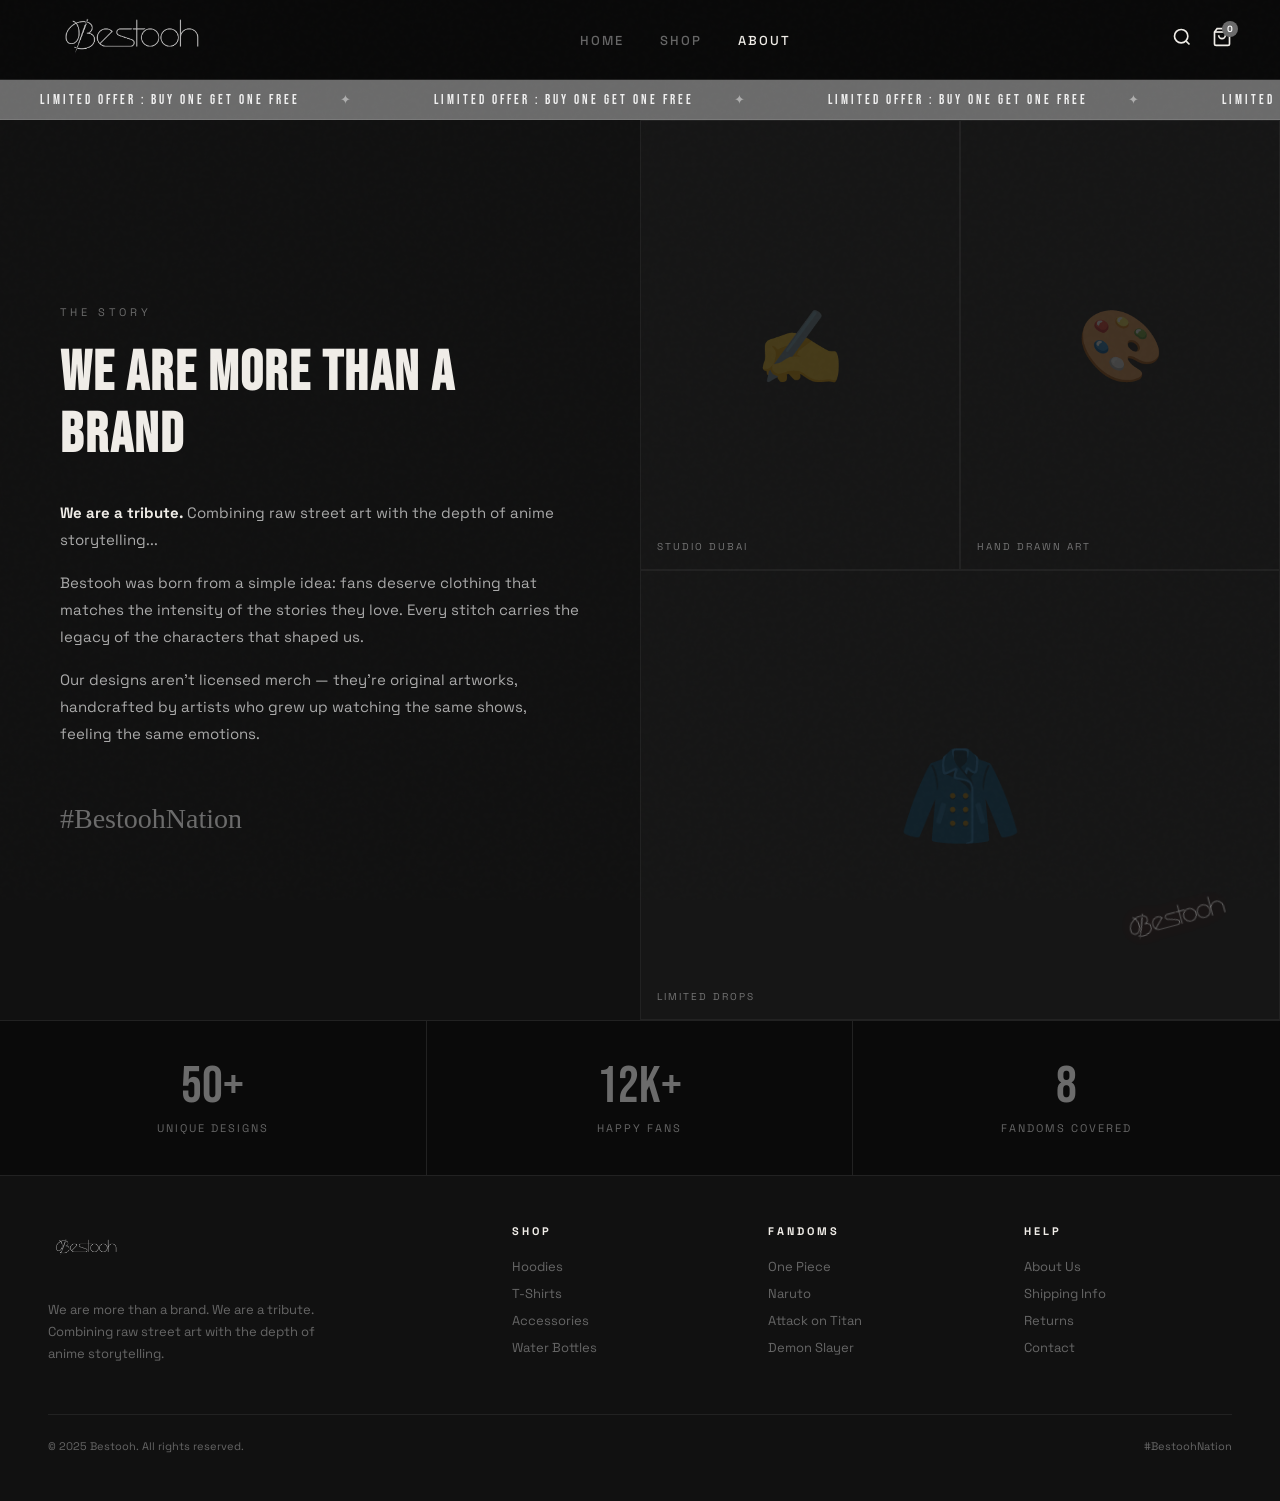
<file: about.html>
<!DOCTYPE html>
<html lang="en">

<head>
    <meta charset="UTF-8">
    <meta name="viewport" content="width=device-width, initial-scale=1.0">
    <title>About Us — Bestooh</title>
    <link
        href="https://fonts.googleapis.com/css2?family=Bebas+Neue&family=Permanent+Marker&family=Space+Grotesk:wght@300;400;500;600;700&display=swap"
        rel="stylesheet">
    <link rel="stylesheet" href="style.css">
</head>

<body>

    <!-- NAVBAR -->
    <nav>
        <div class="nav-logo" onclick="showPage('home')">
            <img src="logo.png" alt="Bestooh Logo">
        </div>
        <ul class="nav-links">
            <li><a onclick="showPage('home')" id="nav-home">Home</a></li>
            <li><a onclick="showPage('shop')" id="nav-shop">Shop</a></li>
            <li><a onclick="showPage('about')" id="nav-about" class="active">About</a></li>
        </ul>
        <div class="nav-actions">
            <div class="nav-icon" onclick="showPage('shop')">
                <svg width="20" height="20" viewBox="0 0 24 24" fill="none" stroke="currentColor" stroke-width="2">
                    <circle cx="11" cy="11" r="8" />
                    <path d="m21 21-4.35-4.35" />
                </svg>
            </div>
            <div class="nav-icon" onclick="showPage('cart')" style="position:relative">
                <svg width="20" height="20" viewBox="0 0 24 24" fill="none" stroke="currentColor" stroke-width="2">
                    <path d="M6 2 3 6v14a2 2 0 0 0 2 2h14a2 2 0 0 0 2-2V6l-3-4z" />
                    <line x1="3" y1="6" x2="21" y2="6" />
                    <path d="M16 10a4 4 0 0 1-8 0" />
                </svg>
                <span class="cart-badge" id="cart-count">0</span>
            </div>
        </div>
    </nav>

    <div class="global-marquee">
        <div class="marquee-track">
            <span class="marquee-item">LIMITED OFFER : BUY ONE GET ONE FREE</span>
            <span class="marquee-item">LIMITED OFFER : BUY ONE GET ONE FREE</span>
            <span class="marquee-item">LIMITED OFFER : BUY ONE GET ONE FREE</span>
            <span class="marquee-item">LIMITED OFFER : BUY ONE GET ONE FREE</span>
            <span class="marquee-item">LIMITED OFFER : BUY ONE GET ONE FREE</span>
            <span class="marquee-item">LIMITED OFFER : BUY ONE GET ONE FREE</span>
            <span class="marquee-item">LIMITED OFFER : BUY ONE GET ONE FREE</span>
            <span class="marquee-item">LIMITED OFFER : BUY ONE GET ONE FREE</span>
            <span class="marquee-item">LIMITED OFFER : BUY ONE GET ONE FREE</span>
            <span class="marquee-item">LIMITED OFFER : BUY ONE GET ONE FREE</span>
        </div>
    </div>

    <!-- TOAST -->
    <div class="toast" id="toast">✓ Added to cart</div>

    <!-- ============ ABOUT PAGE ============ -->
    <div class="page active" id="page-about">
        <section id="about">
            <div class="about-hero">
                <div class="about-left">
                    <div class="about-eyebrow">The Story</div>
                    <h1 class="about-title">WE ARE MORE THAN A BRAND</h1>
                    <p class="about-copy">
                        <strong>We are a tribute.</strong> Combining raw street art with the depth of anime
                        storytelling...
                    </p>
                    <p class="about-copy">
                        Bestooh was born from a simple idea: fans deserve clothing that matches the intensity of the
                        stories they
                        love. Every stitch carries the legacy of the characters that shaped us.
                    </p>
                    <p class="about-copy">
                        Our designs aren't licensed merch — they're original artworks, handcrafted by artists who grew
                        up watching
                        the same shows, feeling the same emotions.
                    </p>
                    <div class="about-hashtag">#BestoohNation</div>
                </div>
                <div class="about-right">
                    <div class="about-collage">
                        <div class="collage-top">
                            <div class="collage-img" data-label="Studio Dubai"
                                style="font-size:70px;color:rgba(255,255,255,0.2)">✍️
                            </div>
                            <div class="collage-img" data-label="Hand Drawn Art"
                                style="font-size:70px;color:rgba(255,255,255,0.2)">🎨
                            </div>
                        </div>
                        <div class="collage-img" data-label="Limited Drops"
                            style="font-size:100px;color:rgba(255,255,255,0.2); border-top: 1px solid var(--border)">
                            🧥
                            <div class="about-brand-stamp"><img src="logo.png" alt="Bestooh"
                                    style="height:80px; width:auto; opacity:0.8; filter: drop-shadow(0 0 10px rgba(224,16,16,0.4));">
                            </div>
                        </div>
                    </div>
                </div>
            </div>

            <div class="about-stats">
                <div class="stat">
                    <div class="stat-number">50+</div>
                    <div class="stat-label">Unique Designs</div>
                </div>
                <div class="stat">
                    <div class="stat-number">12K+</div>
                    <div class="stat-label">Happy Fans</div>
                </div>
                <div class="stat">
                    <div class="stat-number">8</div>
                    <div class="stat-label">Fandoms Covered</div>
                </div>
            </div>
        </section>
        <footer>
            <div class="footer-inner">
                <div>
                    <div class="footer-brand">
                        <img src="logo.png" alt="Bestooh" style="height:50px;width:auto;object-fit:contain;">
                    </div>
                    <p class="footer-tagline">We are more than a brand. We are a tribute. Combining raw street art with
                        the
                        depth
                        of anime storytelling.</p>
                </div>
                <div class="footer-col">
                    <h4>Shop</h4>
                    <ul>
                        <li onclick="showPage('shop')">Hoodies</li>
                        <li onclick="showPage('shop')">T-Shirts</li>
                        <li onclick="showPage('shop')">Accessories</li>
                        <li onclick="showPage('shop')">Water Bottles</li>
                    </ul>
                </div>
                <div class="footer-col">
                    <h4>Fandoms</h4>
                    <ul>
                        <li>One Piece</li>
                        <li>Naruto</li>
                        <li>Attack on Titan</li>
                        <li>Demon Slayer</li>
                    </ul>
                </div>
                <div class="footer-col">
                    <h4>Help</h4>
                    <ul>
                        <li onclick="showPage('about')">About Us</li>
                        <li>Shipping Info</li>
                        <li>Returns</li>
                        <li>Contact</li>
                    </ul>
                </div>
            </div>
            <div class="footer-bottom">
                <span>© 2025 Bestooh. All rights reserved.</span>
                <span>#BestoohNation</span>
            </div>
        </footer>
    </div>

    <script src="script.js"></script>
</body>

</html>
</file>
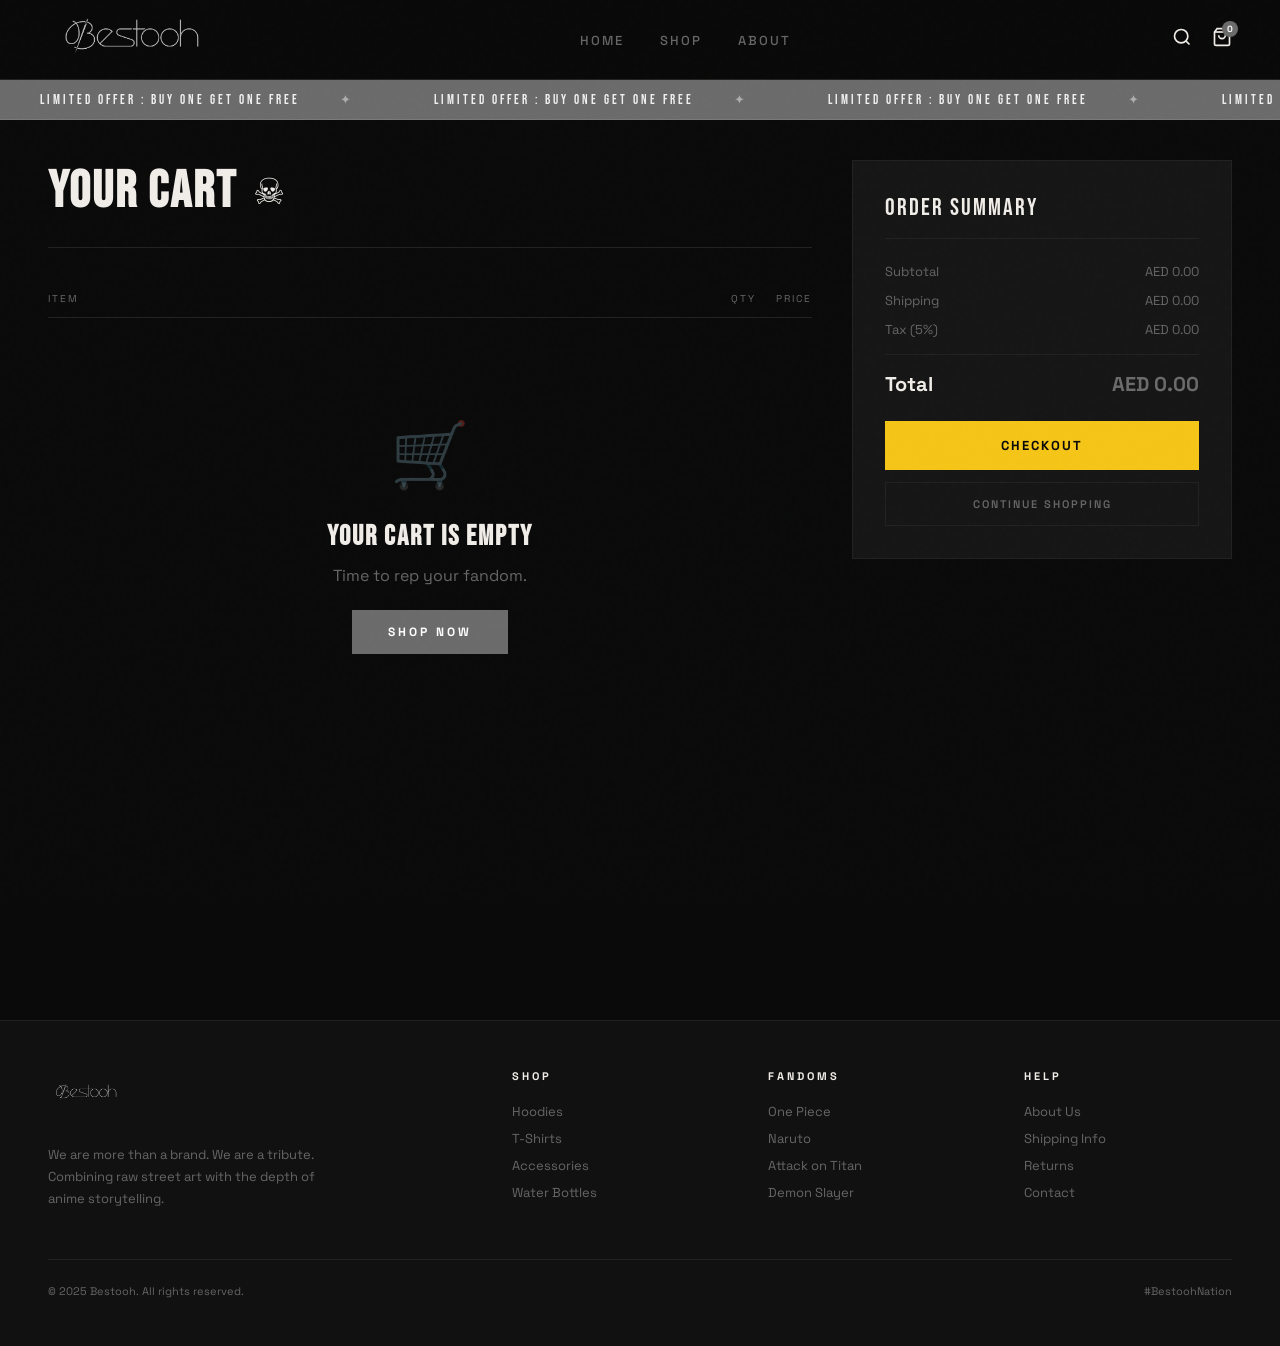
<file: cart.html>
<!DOCTYPE html>
<html lang="en">

<head>
    <meta charset="UTF-8">
    <meta name="viewport" content="width=device-width, initial-scale=1.0">
    <title>Your Cart — Bestooh</title>
    <link
        href="https://fonts.googleapis.com/css2?family=Bebas+Neue&family=Permanent+Marker&family=Space+Grotesk:wght@300;400;500;600;700&display=swap"
        rel="stylesheet">
    <link rel="stylesheet" href="style.css">
</head>

<body>

    <!-- NAVBAR -->
    <nav>
        <div class="nav-logo" onclick="showPage('home')">
            <img src="logo.png" alt="Bestooh Logo">
        </div>
        <ul class="nav-links">
            <li><a onclick="showPage('home')" id="nav-home">Home</a></li>
            <li><a onclick="showPage('shop')" id="nav-shop">Shop</a></li>
            <li><a onclick="showPage('about')" id="nav-about">About</a></li>
        </ul>
        <div class="nav-actions">
            <div class="nav-icon" onclick="showPage('shop')">
                <svg width="20" height="20" viewBox="0 0 24 24" fill="none" stroke="currentColor" stroke-width="2">
                    <circle cx="11" cy="11" r="8" />
                    <path d="m21 21-4.35-4.35" />
                </svg>
            </div>
            <div class="nav-icon" onclick="showPage('cart')" style="position:relative">
                <svg width="20" height="20" viewBox="0 0 24 24" fill="none" stroke="currentColor" stroke-width="2">
                    <path d="M6 2 3 6v14a2 2 0 0 0 2 2h14a2 2 0 0 0 2-2V6l-3-4z" />
                    <line x1="3" y1="6" x2="21" y2="6" />
                    <path d="M16 10a4 4 0 0 1-8 0" />
                </svg>
                <span class="cart-badge" id="cart-count">0</span>
            </div>
        </div>
    </nav>

    <div class="global-marquee">
        <div class="marquee-track">
            <span class="marquee-item">LIMITED OFFER : BUY ONE GET ONE FREE</span>
            <span class="marquee-item">LIMITED OFFER : BUY ONE GET ONE FREE</span>
            <span class="marquee-item">LIMITED OFFER : BUY ONE GET ONE FREE</span>
            <span class="marquee-item">LIMITED OFFER : BUY ONE GET ONE FREE</span>
            <span class="marquee-item">LIMITED OFFER : BUY ONE GET ONE FREE</span>
            <span class="marquee-item">LIMITED OFFER : BUY ONE GET ONE FREE</span>
            <span class="marquee-item">LIMITED OFFER : BUY ONE GET ONE FREE</span>
            <span class="marquee-item">LIMITED OFFER : BUY ONE GET ONE FREE</span>
            <span class="marquee-item">LIMITED OFFER : BUY ONE GET ONE FREE</span>
            <span class="marquee-item">LIMITED OFFER : BUY ONE GET ONE FREE</span>
        </div>
    </div>

    <!-- TOAST -->
    <div class="toast" id="toast">✓ Added to cart</div>

    <!-- ============ CART PAGE ============ -->
    <div class="page active" id="page-cart">
        <section id="cart-page">
            <div class="cart-layout">
                <div>
                    <div class="cart-header">
                        <h1 class="cart-title">Your Cart</h1>
                        <span class="cart-skull">☠</span>
                    </div>
                    <div class="cart-table-head">
                        <span class="cart-col-label">Item</span>
                        <span class="cart-col-label">Qty</span>
                        <span class="cart-col-label">Price</span>
                    </div>
                    <div id="cart-items-list"></div>
                    <div class="cart-empty" id="cart-empty">
                        <div class="cart-empty-icon">🛒</div>
                        <h3>Your Cart is Empty</h3>
                        <p style="margin-bottom:24px;">Time to rep your fandom.</p>
                        <button class="btn-primary" onclick="showPage('shop')">Shop Now</button>
                    </div>
                </div>
                <div>
                    <div class="order-summary">
                        <div class="summary-title">Order Summary</div>
                        <div class="summary-row"><span>Subtotal</span><span id="sum-subtotal">$0.00</span></div>
                        <div class="summary-row"><span>Shipping</span><span id="sum-shipping">$0.00</span></div>
                        <div class="summary-row discount" id="sum-discount-row" style="display:none">
                            <span>Discount</span><span id="sum-discount">-$0.00</span>
                        </div>
                        <div class="summary-row"><span>Tax (5%)</span><span id="sum-tax">$0.00</span></div>
                        <div class="summary-total">
                            <span>Total</span>
                            <span id="sum-total">$0.00</span>
                        </div>
                        <button class="btn-checkout">Checkout</button>
                        <button class="btn-continue" onclick="showPage('shop')">Continue Shopping</button>
                    </div>
                </div>
            </div>
        </section>
        <footer>
            <div class="footer-inner">
                <div>
                    <div class="footer-brand">
                        <img src="logo.png" alt="Bestooh" style="height:50px;width:auto;object-fit:contain;">
                    </div>
                    <p class="footer-tagline">We are more than a brand. We are a tribute. Combining raw street art with
                        the
                        depth
                        of anime storytelling.</p>
                </div>
                <div class="footer-col">
                    <h4>Shop</h4>
                    <ul>
                        <li onclick="showPage('shop')">Hoodies</li>
                        <li onclick="showPage('shop')">T-Shirts</li>
                        <li onclick="showPage('shop')">Accessories</li>
                        <li onclick="showPage('shop')">Water Bottles</li>
                    </ul>
                </div>
                <div class="footer-col">
                    <h4>Fandoms</h4>
                    <ul>
                        <li>One Piece</li>
                        <li>Naruto</li>
                        <li>Attack on Titan</li>
                        <li>Demon Slayer</li>
                    </ul>
                </div>
                <div class="footer-col">
                    <h4>Help</h4>
                    <ul>
                        <li onclick="showPage('about')">About Us</li>
                        <li>Shipping Info</li>
                        <li>Returns</li>
                        <li>Contact</li>
                    </ul>
                </div>
            </div>
            <div class="footer-bottom">
                <span>© 2025 Bestooh. All rights reserved.</span>
                <span>#BestoohNation</span>
            </div>
        </footer>
    </div>

    <script src="script.js"></script>
</body>

</html>
</file>
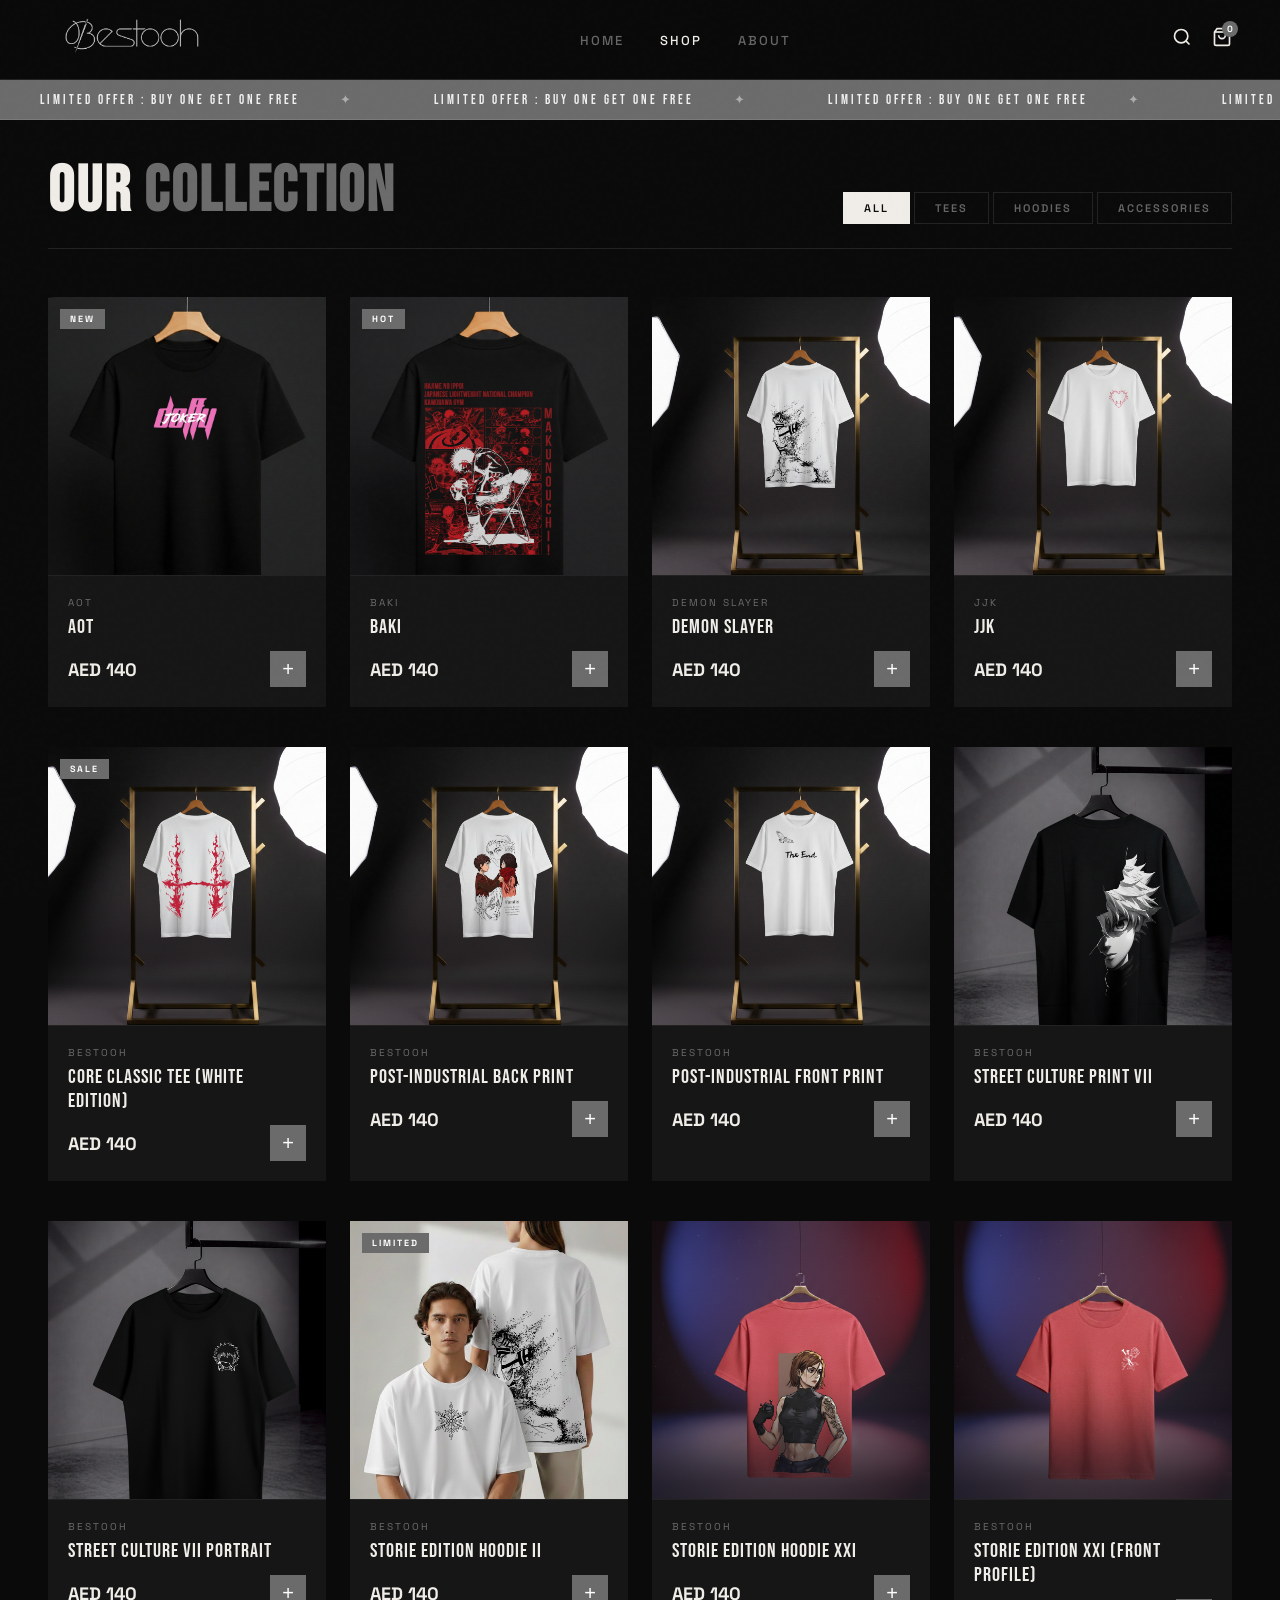
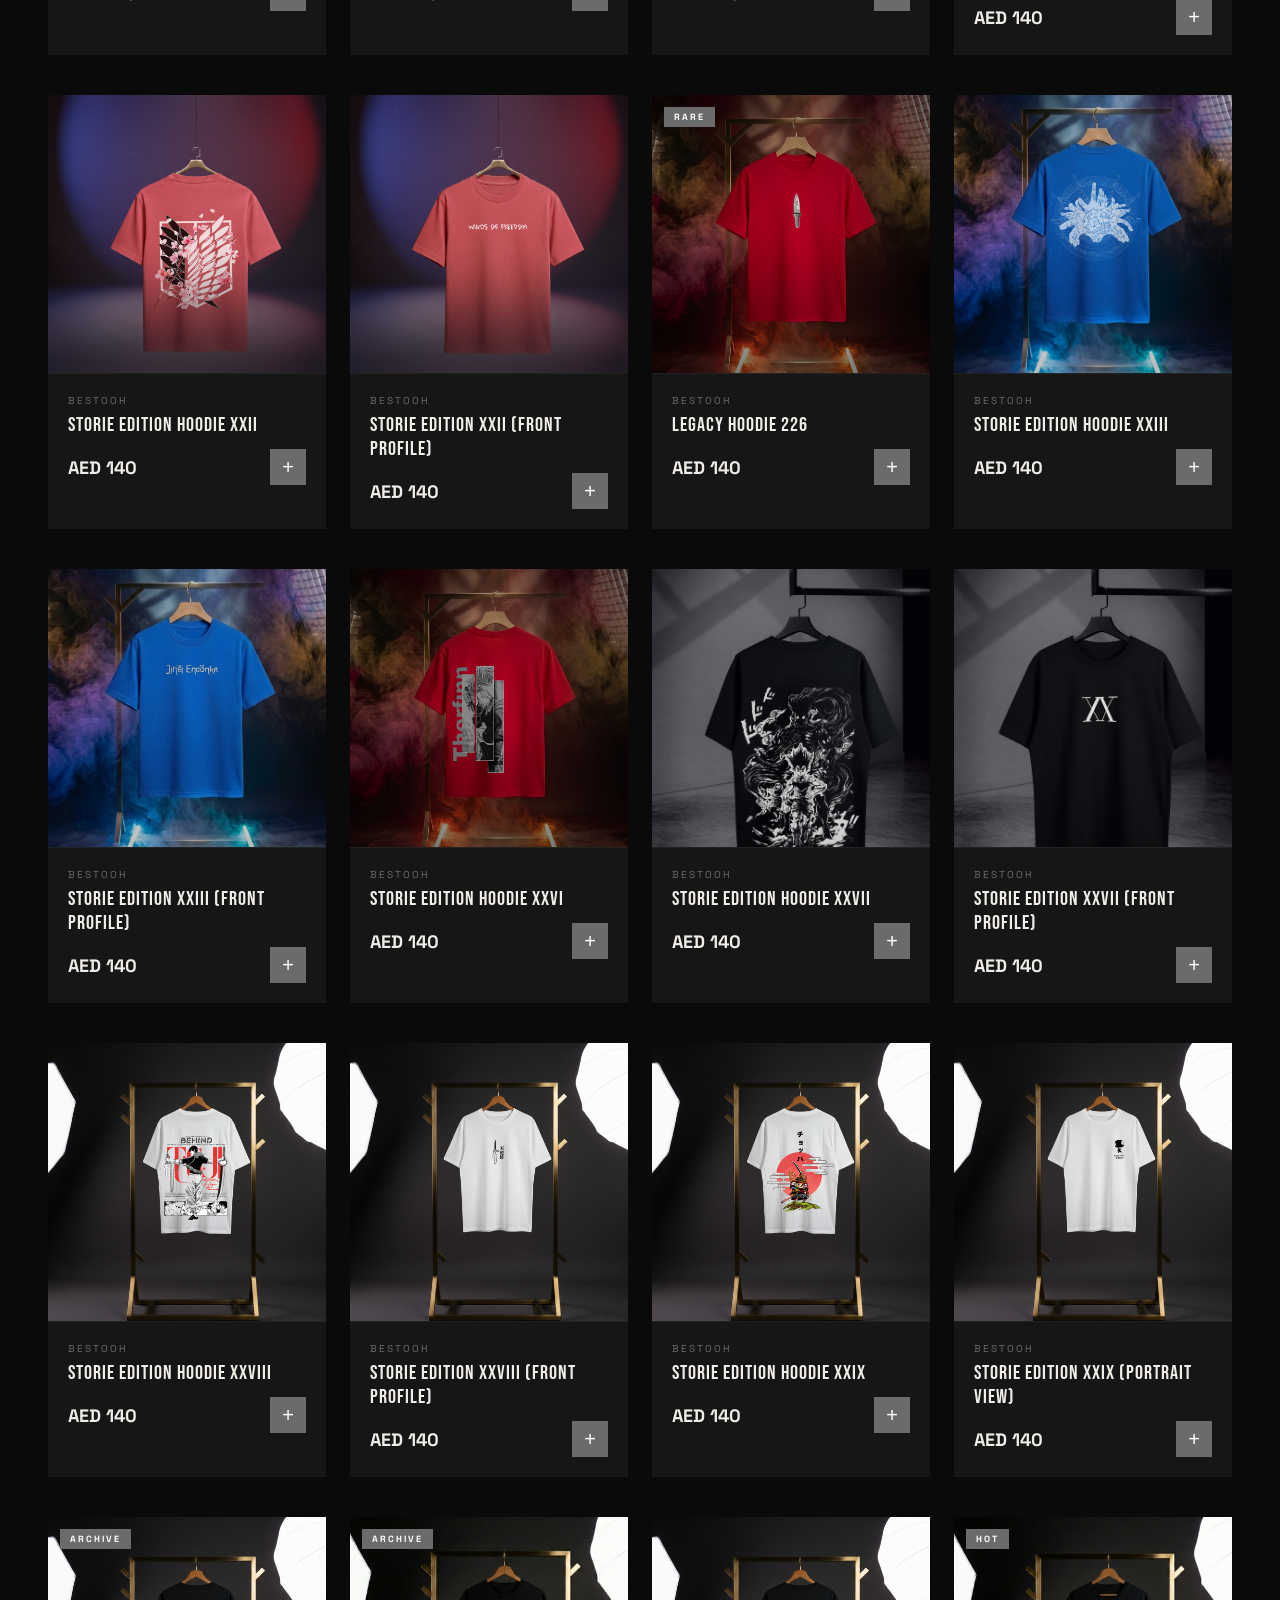
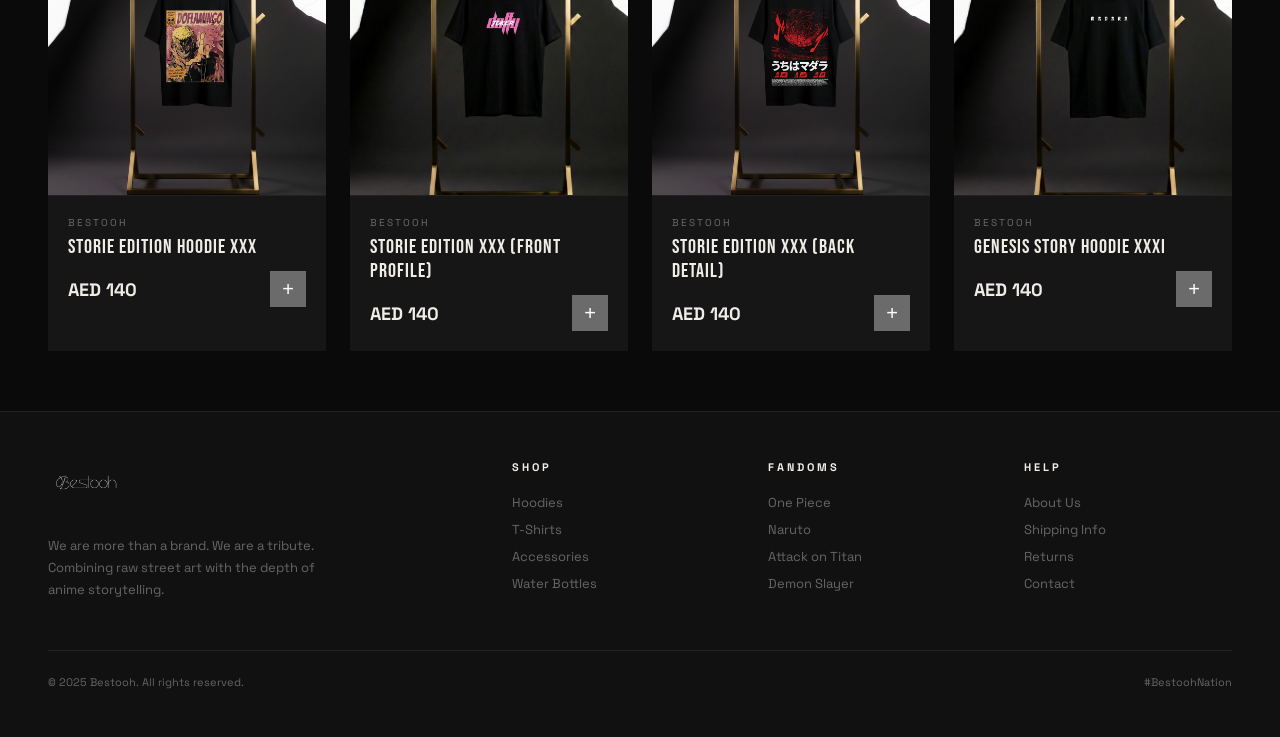
<file: shop.html>
<!DOCTYPE html>
<html lang="en">

<head>
    <meta charset="UTF-8">
    <meta name="viewport" content="width=device-width, initial-scale=1.0">
    <title>Shop — Bestooh</title>
    <link
        href="https://fonts.googleapis.com/css2?family=Bebas+Neue&family=Permanent+Marker&family=Space+Grotesk:wght@300;400;500;600;700&display=swap"
        rel="stylesheet">
    <link rel="stylesheet" href="style.css">
</head>

<body>

    <!-- NAVBAR -->
    <nav>
        <div class="nav-logo" onclick="showPage('home')">
            <img src="logo.png" alt="Bestooh Logo">
        </div>
        <ul class="nav-links">
            <li><a onclick="showPage('home')" id="nav-home">Home</a></li>
            <li><a onclick="showPage('shop')" id="nav-shop" class="active">Shop</a></li>
            <li><a onclick="showPage('about')" id="nav-about">About</a></li>
        </ul>
        <div class="nav-actions">
            <div class="nav-icon" onclick="showPage('shop')">
                <svg width="20" height="20" viewBox="0 0 24 24" fill="none" stroke="currentColor" stroke-width="2">
                    <circle cx="11" cy="11" r="8" />
                    <path d="m21 21-4.35-4.35" />
                </svg>
            </div>
            <div class="nav-icon" onclick="showPage('cart')" style="position:relative">
                <svg width="20" height="20" viewBox="0 0 24 24" fill="none" stroke="currentColor" stroke-width="2">
                    <path d="M6 2 3 6v14a2 2 0 0 0 2 2h14a2 2 0 0 0 2-2V6l-3-4z" />
                    <line x1="3" y1="6" x2="21" y2="6" />
                    <path d="M16 10a4 4 0 0 1-8 0" />
                </svg>
                <span class="cart-badge" id="cart-count">0</span>
            </div>
        </div>
    </nav>

    <div class="global-marquee">
        <div class="marquee-track">
            <span class="marquee-item">LIMITED OFFER : BUY ONE GET ONE FREE</span>
            <span class="marquee-item">LIMITED OFFER : BUY ONE GET ONE FREE</span>
            <span class="marquee-item">LIMITED OFFER : BUY ONE GET ONE FREE</span>
            <span class="marquee-item">LIMITED OFFER : BUY ONE GET ONE FREE</span>
            <span class="marquee-item">LIMITED OFFER : BUY ONE GET ONE FREE</span>
            <span class="marquee-item">LIMITED OFFER : BUY ONE GET ONE FREE</span>
            <span class="marquee-item">LIMITED OFFER : BUY ONE GET ONE FREE</span>
            <span class="marquee-item">LIMITED OFFER : BUY ONE GET ONE FREE</span>
            <span class="marquee-item">LIMITED OFFER : BUY ONE GET ONE FREE</span>
            <span class="marquee-item">LIMITED OFFER : BUY ONE GET ONE FREE</span>
        </div>
    </div>

    <!-- TOAST -->
    <div class="toast" id="toast">✓ Added to cart</div>

    <!-- ============ SHOP PAGE ============ -->
    <div class="page active" id="page-shop">
        <section id="shop">
            <div class="page-header">
                <h1 class="page-title">OUR <span>COLLECTION</span></h1>
                <div class="filter-tabs">
                    <button class="filter-tab active" onclick="filterProducts('all', this)">All</button>
                    <button class="filter-tab" onclick="filterProducts('tee', this)">Tees</button>
                    <button class="filter-tab" onclick="filterProducts('hoodie', this)">Hoodies</button>
                    <button class="filter-tab" onclick="filterProducts('accessory', this)">Accessories</button>
                </div>
            </div>
            <div class="products-grid" id="shop-products"></div>
        </section>
        <footer>
            <div class="footer-inner">
                <div>
                    <div class="footer-brand">
                        <img src="logo.png" alt="Bestooh" style="height:50px;width:auto;object-fit:contain;">
                    </div>
                    <p class="footer-tagline">We are more than a brand. We are a tribute. Combining raw street art with
                        the
                        depth
                        of anime storytelling.</p>
                </div>
                <div class="footer-col">
                    <h4>Shop</h4>
                    <ul>
                        <li onclick="showPage('shop')">Hoodies</li>
                        <li onclick="showPage('shop')">T-Shirts</li>
                        <li onclick="showPage('shop')">Accessories</li>
                        <li onclick="showPage('shop')">Water Bottles</li>
                    </ul>
                </div>
                <div class="footer-col">
                    <h4>Fandoms</h4>
                    <ul>
                        <li>One Piece</li>
                        <li>Naruto</li>
                        <li>Attack on Titan</li>
                        <li>Demon Slayer</li>
                    </ul>
                </div>
                <div class="footer-col">
                    <h4>Help</h4>
                    <ul>
                        <li onclick="showPage('about')">About Us</li>
                        <li>Shipping Info</li>
                        <li>Returns</li>
                        <li>Contact</li>
                    </ul>
                </div>
            </div>
            <div class="footer-bottom">
                <span>© 2025 Bestooh. All rights reserved.</span>
                <span>#BestoohNation</span>
            </div>
        </footer>
    </div>

    <script src="script.js"></script>
</body>

</html>
</file>
<file: style.css>
@font-face {
  font-family: 'Rushon Ground';
  src: url('Font/Rushon Ground.ttf') format('truetype');
  font-weight: normal;
  font-style: normal;
}

:root {
  --black: #0a0a0a;
  --dark: #111111;
  --card: #161616;
  --border: #222222;
  --red: #6b6b6b;
  --red-glow: #888888;
  --yellow: #f5c518;
  --white: #f0ede8;
  --muted: #666;
  --font-display: 'Bebas Neue', sans-serif;
  --font-hand: 'Permanent Marker', cursive;
  --font-body: 'Space Grotesk', sans-serif;
}

* {
  margin: 0;
  padding: 0;
  box-sizing: border-box;
}

html {
  scroll-behavior: smooth;
}

body {
  background: var(--black);
  color: var(--white);
  font-family: var(--font-body);
  overflow-x: hidden;
  cursor: default;
}

/* === NOISE TEXTURE OVERLAY === */
body::before {
  content: '';
  position: fixed;
  inset: 0;
  background-image: url("data:image/svg+xml,%3Csvg viewBox='0 0 200 200' xmlns='http://www.w3.org/2000/svg'%3E%3Cfilter id='n'%3E%3CfeTurbulence type='fractalNoise' baseFrequency='0.85' numOctaves='4' stitchTiles='stitch'/%3E%3C/filter%3E%3Crect width='100%25' height='100%25' filter='url(%23n)' opacity='0.04'/%3E%3C/svg%3E");
  pointer-events: none;
  z-index: 9999;
  opacity: 0.35;
}

/* === SCROLLBAR === */
::-webkit-scrollbar {
  width: 4px;
}

::-webkit-scrollbar-track {
  background: var(--black);
}

::-webkit-scrollbar-thumb {
  background: var(--red);
}

/* === NAVBAR === */
nav {
  position: fixed;
  top: 0;
  left: 0;
  right: 0;
  z-index: 1000;
  display: flex;
  align-items: center;
  justify-content: space-between;
  padding: 18px 48px;
  background: rgba(10, 10, 10, 0.92);
  backdrop-filter: blur(12px);
  border-bottom: 1px solid var(--border);
  height: 80px;
}

.nav-logo {
  display: flex;
  align-items: center;
  cursor: pointer;
  position: relative;
  height: 48px;
  /* Fixed anchor height for the nav layout */
  width: 150px;
  /* Fixed anchor width */
}

.nav-logo img {
  height: 110px;
  /* Larger logo */
  width: auto;
  object-fit: contain;
  position: absolute;
  top: 50%;
  left: 0;
  transform: translateY(-50%);
  transition: transform 0.3s ease;
}

.nav-logo:hover img {
  transform: translateY(-50%) scale(1.05);
}

.nav-links {
  display: flex;
  gap: 36px;
  list-style: none;
}

.nav-links a {
  color: var(--muted);
  text-decoration: none;
  font-size: 13px;
  font-weight: 500;
  letter-spacing: 2px;
  text-transform: uppercase;
  transition: color 0.2s;
  cursor: pointer;
}

.nav-links a:hover,
.nav-links a.active {
  color: var(--white);
}

.nav-actions {
  display: flex;
  align-items: center;
  gap: 20px;
}

.nav-icon {
  color: var(--white);
  cursor: pointer;
  font-size: 18px;
  transition: color 0.2s;
  position: relative;
}

.nav-icon:hover {
  color: var(--red);
}

.cart-badge {
  position: absolute;
  top: -6px;
  right: -6px;
  background: var(--red);
  color: #fff;
  font-size: 9px;
  font-weight: 700;
  width: 16px;
  height: 16px;
  border-radius: 50%;
  display: flex;
  align-items: center;
  justify-content: center;
}

/* === PAGES === */
.page {
  display: none;
  padding-top: 120px;
  /* 80px header + 40px marquee */
}

.page.active {
  display: block;
}

/* === HERO === */
#hero {
  min-height: calc(100vh - 120px);
  position: relative;
  overflow: hidden;
  display: flex;
  flex-direction: column;
}

.hero-bg {
  position: absolute;
  inset: 0;
  background: linear-gradient(rgba(10, 10, 10, 0.7), rgba(10, 10, 10, 0.7)),
    url("Banner/banner1.jpg");
  background-size: cover;
  background-position: center;
  background-repeat: no-repeat;
}

.hero-grid-lines {
  position: absolute;
  inset: 0;
  background-image:
    linear-gradient(rgba(255, 255, 255, 0.02) 1px, transparent 1px),
    linear-gradient(90deg, rgba(255, 255, 255, 0.02) 1px, transparent 1px);
  background-size: 60px 60px;
}

.hero-content {
  position: relative;
  z-index: 2;
  display: flex;
  flex-direction: column;
  align-items: center;
  justify-content: center;
  flex: 1;
  padding: 60px 48px 40px;
  text-align: center;
}

/* Floating anime symbols */
.hero-symbols {
  position: absolute;
  inset: 0;
  pointer-events: none;
  z-index: 1;
}

.symbol {
  position: absolute;
  opacity: 0.08;
  animation: float 8s ease-in-out infinite;
}

.symbol svg {
  fill: none;
  stroke: var(--white);
  stroke-width: 1.5;
}

.sym-1 {
  top: 15%;
  left: 8%;
  width: 120px;
  animation-delay: 0s;
}

.sym-2 {
  top: 10%;
  right: 10%;
  width: 100px;
  animation-delay: -3s;
}

.sym-3 {
  top: 40%;
  left: 3%;
  width: 80px;
  animation-delay: -1.5s;
}

.sym-4 {
  bottom: 20%;
  right: 6%;
  width: 90px;
  animation-delay: -4s;
}

.sym-5 {
  bottom: 30%;
  left: 15%;
  width: 60px;
  animation-delay: -2s;
}

@keyframes float {

  0%,
  100% {
    transform: translateY(0) rotate(0deg);
  }

  33% {
    transform: translateY(-20px) rotate(3deg);
  }

  66% {
    transform: translateY(10px) rotate(-2deg);
  }
}

.hero-eyebrow {
  font-size: 11px;
  letter-spacing: 4px;
  text-transform: uppercase;
  color: var(--red);
  margin-bottom: 20px;
  animation: fadeUp 0.8s ease both;
}

.hero-title {
  font-family: var(--font-hand);
  font-size: clamp(72px, 14vw, 160px);
  line-height: 0.9;
  color: var(--white);
  animation: fadeUp 0.8s ease 0.1s both;
  position: relative;
}

.hero-title .skull {
  display: inline-block;
  font-size: 0.5em;
  vertical-align: middle;
  margin-left: 10px;
  color: var(--red);
  animation: pulse 2s ease-in-out infinite;
}

@keyframes pulse {

  0%,
  100% {
    transform: scale(1);
  }

  50% {
    transform: scale(1.08);
  }
}

.hero-subtitle {
  font-size: 13px;
  letter-spacing: 3px;
  text-transform: uppercase;
  color: var(--muted);
  margin-top: 24px;
  animation: fadeUp 0.8s ease 0.2s both;
}

.hero-cta {
  margin-top: 350px;
  display: flex;
  gap: 16px;
  animation: fadeUp 0.8s ease 0.3s both;
}

.hero-cta .btn-primary,
.hero-cta .btn-secondary {
  font-family: 'Rushon Ground', var(--font-body);
  font-size: 16px;
  /* Slightly larger for the custom font visibility */
}

.btn-primary {
  background: var(--red);
  color: #fff;
  border: none;
  padding: 14px 36px;
  font-family: var(--font-body);
  font-size: 12px;
  font-weight: 700;
  letter-spacing: 3px;
  text-transform: uppercase;
  cursor: pointer;
  transition: all 0.2s;
  position: relative;
  overflow: hidden;
}

.btn-primary::before {
  content: '';
  position: absolute;
  inset: 0;
  background: rgba(255, 255, 255, 0.1);
  transform: translateX(-100%);
  transition: transform 0.3s;
}

.btn-primary:hover::before {
  transform: translateX(0);
}

.btn-primary:hover {
  box-shadow: 0 0 30px rgba(224, 16, 16, 0.5);
}

.btn-secondary {
  background: transparent;
  color: var(--white);
  border: 1px solid var(--border);
  padding: 14px 36px;
  font-family: var(--font-body);
  font-size: 12px;
  font-weight: 700;
  letter-spacing: 3px;
  text-transform: uppercase;
  cursor: pointer;
  transition: all 0.2s;
}

.btn-secondary:hover {
  border-color: var(--white);
  background: rgba(255, 255, 255, 0.04);
}

@keyframes fadeUp {
  from {
    opacity: 0;
    transform: translateY(30px);
  }

  to {
    opacity: 1;
    transform: translateY(0);
  }
}

/* Hero product strip */
.hero-strip {
  position: relative;
  z-index: 2;
  display: flex;
  gap: 12px;
  padding: 24px 48px;
  overflow-x: auto;
  border-top: 1px solid var(--border);
  scrollbar-width: none;
}

.hero-strip::-webkit-scrollbar {
  display: none;
}

.strip-item {
  flex-shrink: 0;
  width: 120px;
  height: 90px;
  background: var(--card);
  border: 1px solid var(--border);
  overflow: hidden;
  cursor: pointer;
  transition: border-color 0.2s;
  display: flex;
  align-items: center;
  justify-content: center;
  font-size: 32px;
}

.strip-item:hover {
  border-color: var(--red);
}

.strip-item.selected {
  border-color: var(--red);
}

/* === MARQUEE === */
.marquee-wrap {
  overflow: hidden;
  background: var(--red);
  padding: 10px 0;
}

.marquee-track {
  display: flex;
  width: max-content;
  animation: marquee 20s linear infinite;
}

.marquee-item {
  font-family: var(--font-display);
  font-size: 13px;
  letter-spacing: 3px;
  color: rgba(255, 255, 255, 0.9);
  padding: 0 40px;
  white-space: nowrap;
}

.marquee-item::after {
  content: '✦';
  margin-left: 40px;
  opacity: 0.5;
}

@keyframes marquee {
  from {
    transform: translateX(0);
  }

  to {
    transform: translateX(-50%);
  }
}

/* === GLOBAL MARQUEE === */
.global-marquee {
  position: fixed;
  top: 80px;
  /* Below nav */
  left: 0;
  right: 0;
  z-index: 999;
  height: 40px;
  background: var(--red);
  display: flex;
  align-items: center;
  overflow: hidden;
  border-bottom: 1px solid rgba(255, 255, 255, 0.1);
}

.global-marquee .marquee-track {
  animation: marquee 30s linear infinite;
}

/* === MOBILE MENU === */
.mobile-menu-toggle {
  display: none;
  cursor: pointer;
  color: var(--white);
  transition: color 0.2s;
}

.mobile-menu-toggle:hover {
  color: var(--red);
}

.mobile-menu {
  position: fixed;
  top: 0;
  right: -100%;
  width: 100%;
  height: 100vh;
  background: rgba(10, 10, 10, 0.98);
  backdrop-filter: blur(20px);
  z-index: 2000;
  display: flex;
  flex-direction: column;
  align-items: center;
  justify-content: center;
  transition: right 0.5s cubic-bezier(0.4, 0, 0.2, 1);
}

.mobile-menu.active {
  right: 0;
}

.mobile-menu-close {
  position: absolute;
  top: 30px;
  right: 30px;
  font-size: 28px;
  cursor: pointer;
  color: var(--muted);
  transition: color 0.2s, transform 0.2s;
}

.mobile-menu-close:hover {
  color: var(--white);
  transform: rotate(90deg);
}

.mobile-nav-links {
  list-style: none;
  text-align: center;
}

.mobile-nav-links li {
  margin-bottom: 30px;
}

.mobile-menu.active .mobile-nav-links li {
  opacity: 1;
  transform: none;
}

.mobile-menu.active .mobile-nav-links li:nth-child(1) { transition-delay: 0.1s; }
.mobile-menu.active .mobile-nav-links li:nth-child(2) { transition-delay: 0.2s; }
.mobile-menu.active .mobile-nav-links li:nth-child(3) { transition-delay: 0.3s; }

.mobile-nav-links a {
  font-family: var(--font-display);
  font-size: 48px;
  color: #ffffff;
  text-decoration: none;
  letter-spacing: 4px;
  text-transform: uppercase;
  cursor: pointer;
  display: block;
  padding: 15px;
  opacity: 1 !important;
  visibility: visible !important;
}

.mobile-nav-links a:hover {
  color: var(--red);
}

/* === SHOP PAGE === */
#shop {
  padding: 40px 48px 60px;
  min-height: 100vh;
}

.page-header {
  display: flex;
  align-items: flex-end;
  justify-content: space-between;
  margin-bottom: 48px;
  padding-bottom: 24px;
  border-bottom: 1px solid var(--border);
}

.page-title {
  font-family: var(--font-display);
  font-size: 64px;
  line-height: 1;
  letter-spacing: 2px;
}

.page-title span {
  color: var(--red);
}

.filter-tabs {
  display: flex;
  gap: 4px;
}

.filter-tab {
  padding: 8px 20px;
  background: transparent;
  border: 1px solid var(--border);
  color: var(--muted);
  font-family: var(--font-body);
  font-size: 11px;
  font-weight: 600;
  letter-spacing: 2px;
  text-transform: uppercase;
  cursor: pointer;
  transition: all 0.2s;
}

.filter-tab:hover,
.filter-tab.active {
  background: var(--white);
  border-color: var(--white);
  color: var(--black);
}

.products-grid {
  display: grid;
  grid-template-columns: repeat(4, 1fr);
  gap: 40px 24px;
}

@media (max-width: 1100px) {
  .products-grid {
    grid-template-columns: repeat(3, 1fr);
  }
}

@media (max-width: 800px) {
  .products-grid {
    grid-template-columns: repeat(2, 1fr);
  }
}

@media (max-width: 500px) {
  .products-grid {
    grid-template-columns: 1fr;
  }
}

.product-card {
  background: var(--card);
  cursor: pointer;
  transition: transform 0.3s;
  position: relative;
  overflow: hidden;
}

.product-card:hover {
  transform: translateY(-4px);
}

.product-card:hover .product-img-wrap::after {
  opacity: 1;
}

.product-img-wrap {
  aspect-ratio: 1;
  background: #1a1a1a;
  position: relative;
  overflow: hidden;
  display: flex;
  align-items: center;
  justify-content: center;
  font-size: 80px;
}

.product-img-front,
.product-img-back {
  position: absolute;
  inset: 0;
  width: 100%;
  height: 100%;
  object-fit: cover;
  transition: opacity 0.4s ease;
}

.product-img-back {
  opacity: 0;
}

.product-card:hover .product-img-front {
  opacity: 0;
}

.product-card:hover .product-img-back {
  opacity: 1;
}

.product-img-wrap::after {
  content: 'QUICK VIEW';
  position: absolute;
  inset: 0;
  background: rgba(224, 16, 16, 0.85);
  display: flex;
  align-items: center;
  justify-content: center;
  font-family: var(--font-display);
  font-size: 18px;
  letter-spacing: 3px;
  color: #fff;
  opacity: 0;
  transition: opacity 0.3s;
  display: grid;
  place-items: center;
}

.product-badge {
  position: absolute;
  top: 12px;
  left: 12px;
  background: var(--red);
  color: #fff;
  font-size: 9px;
  font-weight: 700;
  letter-spacing: 2px;
  padding: 4px 10px;
  text-transform: uppercase;
  z-index: 1;
}

.product-info {
  padding: 20px;
  border-top: 1px solid var(--border);
}

.product-fandom {
  font-size: 10px;
  letter-spacing: 2px;
  text-transform: uppercase;
  color: var(--red);
  margin-bottom: 6px;
}

.product-name {
  font-family: var(--font-display);
  font-size: 20px;
  letter-spacing: 1px;
  color: var(--white);
  margin-bottom: 12px;
  line-height: 1.2;
}

.product-footer {
  display: flex;
  align-items: center;
  justify-content: space-between;
}

.product-price {
  font-size: 18px;
  font-weight: 700;
  color: var(--white);
}

.product-price .original {
  font-size: 12px;
  color: var(--muted);
  text-decoration: line-through;
  margin-left: 8px;
  font-weight: 400;
}

.add-btn {
  width: 36px;
  height: 36px;
  background: var(--red);
  border: none;
  color: #fff;
  font-size: 20px;
  cursor: pointer;
  transition: all 0.2s;
  display: flex;
  align-items: center;
  justify-content: center;
}

.add-btn:hover {
  background: var(--red-glow);
  box-shadow: 0 0 16px rgba(224, 16, 16, 0.6);
}

/* === PRODUCT DETAIL === */
#product-detail {
  padding: 40px 48px 60px;
  min-height: 100vh;
}

.detail-layout {
  display: grid;
  grid-template-columns: 1fr 1fr;
  gap: 60px;
  max-width: 1200px;
}

.detail-gallery {
  position: relative;
}

.detail-main-img {
  aspect-ratio: 1;
  background: var(--card);
  border: 1px solid var(--border);
  display: flex;
  align-items: center;
  justify-content: center;
  font-size: 120px;
  margin-bottom: 12px;
  position: relative;
  overflow: hidden;
}

.detail-main-img img {
  width: 100%;
  height: 100%;
  object-fit: cover;
}

.detail-thumbs {
  display: grid;
  grid-template-columns: repeat(4, 1fr);
  gap: 8px;
}

.detail-thumb {
  aspect-ratio: 1;
  background: var(--card);
  border: 1px solid var(--border);
  display: flex;
  align-items: center;
  justify-content: center;
  font-size: 32px;
  cursor: pointer;
  transition: border-color 0.2s;
  overflow: hidden;
}

.detail-thumb img {
  width: 100%;
  height: 100%;
  object-fit: cover;
}

.detail-thumb:hover,
.detail-thumb.active {
  border-color: var(--red);
}

.detail-info {
  padding-top: 20px;
}

.detail-brand {
  font-size: 11px;
  letter-spacing: 3px;
  text-transform: uppercase;
  color: var(--red);
  margin-bottom: 12px;
}

.detail-name {
  font-family: var(--font-display);
  font-size: 52px;
  line-height: 1;
  letter-spacing: 1px;
  margin-bottom: 20px;
}

.detail-price {
  font-size: 32px;
  font-weight: 700;
  margin-bottom: 8px;
}

.detail-vendor {
  font-size: 12px;
  color: var(--muted);
  margin-bottom: 24px;
}

.detail-vendor a {
  color: var(--red);
  text-decoration: none;
}

.detail-specs {
  background: var(--card);
  border: 1px solid var(--border);
  padding: 20px;
  margin-bottom: 24px;
}

.detail-spec {
  display: flex;
  align-items: flex-start;
  gap: 10px;
  font-size: 13px;
  color: var(--muted);
  margin-bottom: 8px;
  line-height: 1.5;
}

.detail-spec::before {
  content: '•';
  color: var(--red);
  flex-shrink: 0;
  margin-top: 1px;
}

.size-selector {
  margin-bottom: 24px;
}

.size-label {
  font-size: 11px;
  letter-spacing: 2px;
  text-transform: uppercase;
  color: var(--muted);
  margin-bottom: 12px;
}

.sizes {
  display: flex;
  gap: 8px;
}

.size-btn {
  width: 48px;
  height: 48px;
  background: transparent;
  border: 1px solid var(--border);
  color: var(--white);
  font-family: var(--font-body);
  font-size: 12px;
  font-weight: 600;
  cursor: pointer;
  transition: all 0.2s;
}

.size-btn:hover,
.size-btn.active {
  background: var(--red);
  border-color: var(--red);
}

.detail-actions {
  display: flex;
  gap: 12px;
}

.btn-add-cart {
  flex: 1;
  background: var(--red);
  color: #fff;
  border: none;
  padding: 16px;
  font-family: var(--font-body);
  font-size: 12px;
  font-weight: 700;
  letter-spacing: 3px;
  text-transform: uppercase;
  cursor: pointer;
  transition: all 0.2s;
}

.btn-add-cart:hover {
  box-shadow: 0 0 24px rgba(224, 16, 16, 0.5);
}

.btn-wishlist {
  width: 52px;
  background: transparent;
  border: 1px solid var(--border);
  color: var(--muted);
  font-size: 20px;
  cursor: pointer;
  transition: all 0.2s;
}

.btn-wishlist:hover {
  border-color: var(--red);
  color: var(--red);
}

/* === ABOUT PAGE === */
#about {
  padding-top: 0;
  min-height: 100vh;
  overflow: hidden;
}

.about-hero {
  display: grid;
  grid-template-columns: 1fr 1fr;
  min-height: 100vh;
}

.about-left {
  background: var(--dark);
  padding: 80px 60px;
  display: flex;
  flex-direction: column;
  justify-content: center;
  position: relative;
  overflow: hidden;
}

.about-left::before {
  content: '';
  position: absolute;
  bottom: -40px;
  left: -20px;
  font-family: var(--font-hand);
  font-size: 160px;
  color: rgba(255, 255, 255, 0.03);
  white-space: nowrap;
  pointer-events: none;
  transform: rotate(-10deg);
}

.about-eyebrow {
  font-size: 11px;
  letter-spacing: 4px;
  text-transform: uppercase;
  color: var(--red);
  margin-bottom: 24px;
}

.about-title {
  font-family: var(--font-display);
  font-size: 56px;
  line-height: 1.1;
  letter-spacing: 2px;
  margin-bottom: 32px;
}

.about-copy {
  font-size: 15px;
  line-height: 1.8;
  color: #aaa;
  margin-bottom: 16px;
}

.about-copy strong {
  color: var(--white);
}

.about-hashtag {
  font-family: var(--font-hand);
  font-size: 28px;
  color: var(--red);
  margin-top: 40px;
}

.about-right {
  position: relative;
  background: #1a1a1a;
  overflow: hidden;
}

.about-collage {
  display: grid;
  grid-template-rows: 1fr 1fr;
  height: 100%;
}

.collage-top {
  display: grid;
  grid-template-columns: 1fr 1fr;
}

.collage-img {
  background: var(--card);
  border: 1px solid var(--border);
  display: flex;
  align-items: center;
  justify-content: center;
  font-size: 60px;
  color: rgba(255, 255, 255, 0.15);
  position: relative;
  overflow: hidden;
  min-height: 200px;
}

.collage-img::after {
  content: attr(data-label);
  position: absolute;
  bottom: 16px;
  left: 16px;
  font-size: 10px;
  letter-spacing: 2px;
  text-transform: uppercase;
  color: rgba(255, 255, 255, 0.4);
}

.about-brand-stamp {
  position: absolute;
  bottom: 40px;
  right: 40px;
  font-family: var(--font-hand);
  font-size: 80px;
  color: var(--red);
  transform: rotate(-15deg);
  opacity: 0.8;
  text-shadow: 0 0 30px rgba(224, 16, 16, 0.4);
}

.about-stats {
  display: grid;
  grid-template-columns: repeat(3, 1fr);
  border-top: 1px solid var(--border);
}

.stat {
  padding: 40px;
  border-right: 1px solid var(--border);
  text-align: center;
}

.stat:last-child {
  border-right: none;
}

.stat-number {
  font-family: var(--font-display);
  font-size: 52px;
  color: var(--red);
  line-height: 1;
  margin-bottom: 8px;
}

.stat-label {
  font-size: 11px;
  letter-spacing: 2px;
  text-transform: uppercase;
  color: var(--muted);
}

/* === CART PAGE === */
#cart-page {
  padding: 40px 48px 60px;
  min-height: 100vh;
}

.cart-layout {
  display: grid;
  grid-template-columns: 1fr 380px;
  gap: 40px;
  max-width: 1200px;
}

.cart-header {
  display: flex;
  align-items: center;
  gap: 16px;
  margin-bottom: 32px;
  padding-bottom: 24px;
  border-bottom: 1px solid var(--border);
}

.cart-title {
  font-family: var(--font-display);
  font-size: 52px;
  letter-spacing: 2px;
}

.cart-skull {
  font-size: 36px;
}

.cart-table-head {
  display: grid;
  grid-template-columns: 1fr auto auto;
  gap: 20px;
  padding: 12px 0;
  border-bottom: 1px solid var(--border);
  margin-bottom: 16px;
}

.cart-col-label {
  font-size: 10px;
  letter-spacing: 2px;
  text-transform: uppercase;
  color: var(--muted);
}

.cart-col-label:last-child {
  text-align: right;
}

.cart-item {
  display: grid;
  grid-template-columns: 80px 1fr auto auto;
  gap: 20px;
  align-items: center;
  padding: 20px 0;
  border-bottom: 1px solid var(--border);
  animation: fadeUp 0.3s ease both;
}

.cart-item-img {
  width: 80px;
  height: 80px;
  background: var(--card);
  border: 1px solid var(--border);
  display: flex;
  align-items: center;
  justify-content: center;
  font-size: 36px;
  overflow: hidden;
}

.cart-item-img img {
  width: 100%;
  height: 100%;
  object-fit: cover;
}

.cart-item-name {
  font-family: var(--font-display);
  font-size: 18px;
  letter-spacing: 1px;
  margin-bottom: 4px;
}

.cart-item-variant {
  font-size: 12px;
  color: var(--muted);
}

.cart-item-original {
  font-size: 11px;
  color: var(--muted);
  text-decoration: line-through;
  margin-top: 4px;
}

.qty-control {
  display: flex;
  align-items: center;
  border: 1px solid var(--border);
}

.qty-btn {
  width: 32px;
  height: 32px;
  background: transparent;
  border: none;
  color: var(--white);
  font-size: 16px;
  cursor: pointer;
  transition: background 0.2s;
  display: flex;
  align-items: center;
  justify-content: center;
}

.qty-btn:hover {
  background: var(--border);
}

.qty-value {
  width: 40px;
  text-align: center;
  font-size: 14px;
  font-weight: 600;
  border-left: 1px solid var(--border);
  border-right: 1px solid var(--border);
  padding: 6px 0;
}

.cart-item-price {
  text-align: right;
  font-size: 16px;
  font-weight: 700;
  color: var(--red);
  min-width: 80px;
}

.cart-remove {
  background: none;
  border: none;
  color: var(--muted);
  cursor: pointer;
  font-size: 18px;
  padding: 4px;
  transition: color 0.2s;
  display: flex;
  align-items: center;
}

.cart-remove:hover {
  color: var(--red);
}

/* Order summary */
.order-summary {
  background: var(--card);
  border: 1px solid var(--border);
  padding: 32px;
  height: fit-content;
  position: sticky;
  top: 100px;
}

.summary-title {
  font-family: var(--font-display);
  font-size: 24px;
  letter-spacing: 2px;
  margin-bottom: 24px;
  padding-bottom: 16px;
  border-bottom: 1px solid var(--border);
}

.summary-row {
  display: flex;
  justify-content: space-between;
  font-size: 13px;
  color: var(--muted);
  margin-bottom: 12px;
}

.summary-row.discount {
  color: #4ade80;
}

.summary-total {
  display: flex;
  justify-content: space-between;
  font-size: 20px;
  font-weight: 700;
  color: var(--white);
  padding-top: 16px;
  border-top: 1px solid var(--border);
  margin-top: 16px;
  margin-bottom: 24px;
}

.summary-total span:last-child {
  color: var(--red);
}

.btn-checkout {
  width: 100%;
  background: var(--yellow);
  color: var(--black);
  border: none;
  padding: 16px;
  font-family: var(--font-body);
  font-size: 13px;
  font-weight: 800;
  letter-spacing: 2px;
  text-transform: uppercase;
  cursor: pointer;
  transition: all 0.2s;
  margin-bottom: 12px;
}

.btn-checkout:hover {
  background: #f0bb00;
  box-shadow: 0 0 24px rgba(245, 197, 24, 0.3);
}

.btn-continue {
  width: 100%;
  background: transparent;
  color: var(--muted);
  border: 1px solid var(--border);
  padding: 14px;
  font-family: var(--font-body);
  font-size: 11px;
  font-weight: 600;
  letter-spacing: 2px;
  text-transform: uppercase;
  cursor: pointer;
  transition: all 0.2s;
}

.btn-continue:hover {
  color: var(--white);
  border-color: var(--white);
}

.cart-empty {
  text-align: center;
  padding: 80px 40px;
  color: var(--muted);
  display: none;
}

.cart-empty.visible {
  display: block;
}

.cart-empty-icon {
  font-size: 64px;
  margin-bottom: 24px;
  opacity: 0.3;
}

.cart-empty h3 {
  font-family: var(--font-display);
  font-size: 28px;
  letter-spacing: 2px;
  margin-bottom: 12px;
  color: var(--white);
}

/* === TOAST === */
.toast {
  position: fixed;
  bottom: 30px;
  right: 30px;
  background: var(--red);
  color: #fff;
  padding: 14px 24px;
  font-size: 13px;
  font-weight: 600;
  letter-spacing: 1px;
  z-index: 9998;
  transform: translateX(120%);
  transition: transform 0.3s cubic-bezier(0.34, 1.56, 0.64, 1);
  display: flex;
  align-items: center;
  gap: 10px;
}

.toast.show {
  transform: translateX(0);
}

/* === ALSO LIKE === */
.also-like {
  padding: 60px 0 0;
  border-top: 1px solid var(--border);
  margin-top: 60px;
}

.section-title {
  font-family: var(--font-display);
  font-size: 40px;
  letter-spacing: 2px;
  margin-bottom: 32px;
}

.section-title span {
  color: var(--red);
}

/* === CATEGORY SECTION === */
.category-section {
  padding: 60px 48px;
  border-top: 1px solid var(--border);
  position: relative;
  overflow: hidden;
}

.category-header {
  display: flex;
  justify-content: space-between;
  align-items: center;
  margin-bottom: 40px;
}

.category-dropdown-wrap {
  position: relative;
  min-width: 200px;
}

.category-select {
  width: 100%;
  background: #111;
  color: var(--white);
  border: 1px solid var(--border);
  padding: 12px 20px;
  font-family: var(--font-body);
  font-size: 13px;
  font-weight: 600;
  letter-spacing: 1px;
  appearance: none;
  cursor: pointer;
  transition: all 0.3s;
}

.category-select:focus {
  outline: none;
  border-color: var(--red);
  box-shadow: 0 0 15px rgba(224, 16, 16, 0.2);
}

.category-dropdown-wrap::after {
  content: '▼';
  position: absolute;
  right: 15px;
  top: 50%;
  transform: translateY(-50%);
  font-size: 10px;
  color: var(--muted);
  pointer-events: none;
}

.category-grid {
  display: grid;
  grid-template-columns: repeat(6, 1fr);
  gap: 24px;
  margin-top: 20px;
}

.category-card {
  position: relative;
  aspect-ratio: 1/1;
  overflow: hidden;
  cursor: pointer;
  transition: all 0.5s cubic-bezier(0.4, 0, 0.2, 1);
  border: 1px solid var(--border);
  background: #111;
}

.category-card:hover {
  transform: translateY(-10px);
  border-color: var(--red);
  box-shadow: 0 10px 30px rgba(224, 16, 16, 0.2);
}

.category-img {
  width: 100%;
  height: 100%;
  object-fit: cover;
  transition: transform 0.8s ease;
  filter: grayscale(0.5);
}

.category-card:hover .category-img {
  transform: scale(1.1);
  filter: grayscale(0);
}

.category-overlay {
  position: absolute;
  bottom: 0;
  left: 0;
  right: 0;
  padding: 20px;
  background: linear-gradient(to top, rgba(0, 0, 0, 0.9), transparent);
  z-index: 2;
}

.category-name {
  font-family: var(--font-display);
  font-size: 18px;
  letter-spacing: 1px;
  color: var(--white);
  text-transform: uppercase;
}

@media (max-width: 1024px) {
  .category-grid {
    grid-template-columns: repeat(3, 1fr);
  }
}

@media (max-width: 768px) {
  .category-section {
    padding: 40px 20px;
  }

  .category-grid {
    grid-template-columns: repeat(2, 1fr);
    gap: 15px;
  }

  .category-header {
    flex-direction: column;
    align-items: flex-start;
    gap: 20px;
  }
}

/* === FOOTER === */
footer {
  background: var(--dark);
  border-top: 1px solid var(--border);
  padding: 48px;
}

.footer-inner {
  display: grid;
  grid-template-columns: 2fr 1fr 1fr 1fr;
  gap: 48px;
  margin-bottom: 48px;
}

.footer-brand {
  font-family: var(--font-hand);
  font-size: 36px;
  color: var(--white);
  margin-bottom: 16px;
}

.footer-tagline {
  font-size: 13px;
  color: var(--muted);
  line-height: 1.7;
  max-width: 280px;
}

.footer-col h4 {
  font-size: 11px;
  letter-spacing: 3px;
  text-transform: uppercase;
  color: var(--white);
  margin-bottom: 20px;
}

.footer-col ul {
  list-style: none;
}

.footer-col li {
  font-size: 13px;
  color: var(--muted);
  margin-bottom: 10px;
  cursor: pointer;
  transition: color 0.2s;
}

.footer-col li:hover {
  color: var(--white);
}

.footer-bottom {
  display: flex;
  align-items: center;
  justify-content: space-between;
  padding-top: 24px;
  border-top: 1px solid var(--border);
  font-size: 11px;
  color: var(--muted);
}

/* === RESPONSIVE === */
@media (max-width: 768px) {
  .mobile-menu-toggle {
    display: block;
  }

  nav {
    padding: 16px 20px;
  }

  .nav-links {
    display: none;
  }

  .hero-content {
    padding: 40px 20px 30px;
  }

  .hero-strip {
    padding: 16px 20px;
  }

  #shop,
  #product-detail,
  #cart-page {
    padding: 40px 20px 40px;
  }

  .page-header {
    flex-direction: column;
    align-items: flex-start;
    gap: 20px;
  }

  .page-title {
    font-size: 40px;
  }

  .products-grid {
    grid-template-columns: 1fr 1fr;
    gap: 1px;
  }

  .detail-layout {
    grid-template-columns: 1fr;
  }

  .cart-layout {
    grid-template-columns: 1fr;
  }

  .about-hero {
    grid-template-columns: 1fr;
  }

  .about-right {
    min-height: 300px;
  }

  .footer-inner {
    grid-template-columns: 1fr 1fr;
  }

  .about-stats {
    grid-template-columns: 1fr;
  }

  .stat {
    border-right: none;
    border-bottom: 1px solid var(--border);
  }
}

/* === GRAB A DEAL SECTION === */
.deal-section {
  padding: 80px 48px;
  background: linear-gradient(rgba(17, 17, 17, 0.85), rgba(17, 17, 17, 0.85)),
    url('Banner/bg-char.png') no-repeat center;
  background-size: cover;
  position: relative;
  overflow: hidden;
}

.deal-header {
  margin-bottom: 40px;
  text-align: center;
}

.deal-row {
  display: flex;
  justify-content: center;
  gap: 20px;
  max-width: 800px;
  margin: 0 auto;
}

.deal-item {
  position: relative;
  flex: 1;
  max-width: 400px;
  aspect-ratio: 1;
  background: var(--card);
  border: 1px solid var(--border);
  overflow: hidden;
  cursor: pointer;
  transition: all 0.5s cubic-bezier(0.4, 0, 0.2, 1);
  border-radius: 4px;
}

.deal-item img {
  width: 100%;
  height: 100%;
  object-fit: cover;
  transition: transform 0.8s cubic-bezier(0.4, 0, 0.2, 1);
  filter: grayscale(20%);
}

.deal-item:hover {
  transform: translateY(-8px) scale(1.05);
  border-color: var(--red);
  box-shadow: 0 10px 20px rgba(0, 0, 0, 0.5), 0 0 15px rgba(224, 16, 16, 0.2);
}

.deal-item:hover img {
  transform: scale(1.1);
  filter: grayscale(0%);
}

.deal-overlay {
  position: absolute;
  inset: 0;
  background: linear-gradient(to top, rgba(0, 0, 0, 0.8) 0%, transparent 60%);
  display: flex;
  align-items: flex-end;
  padding: 15px;
  opacity: 0;
  transition: opacity 0.3s ease;
}

.deal-item:hover .deal-overlay {
  opacity: 1;
}

.deal-tag {
  background: var(--red);
  color: #fff;
  font-family: var(--font-display);
  font-size: 12px;
  letter-spacing: 1px;
  padding: 4px 8px;
  transform: translateY(15px);
  transition: transform 0.4s cubic-bezier(0.4, 0, 0.2, 1);
}

.deal-item:hover .deal-tag {
  transform: translateY(0);
}

/* Float Animation for the middle card */
.deal-item:nth-child(2) {
  animation: dealFloat 6s ease-in-out infinite;
}

@keyframes dealFloat {

  0%,
  100% {
    transform: translateY(0);
  }

  50% {
    transform: translateY(-10px);
  }
}

@media (max-width: 768px) {
  .deal-row {
    flex-wrap: wrap;
    gap: 15px;
  }

  .deal-item {
    max-width: 150px;
  }
}
</file>
